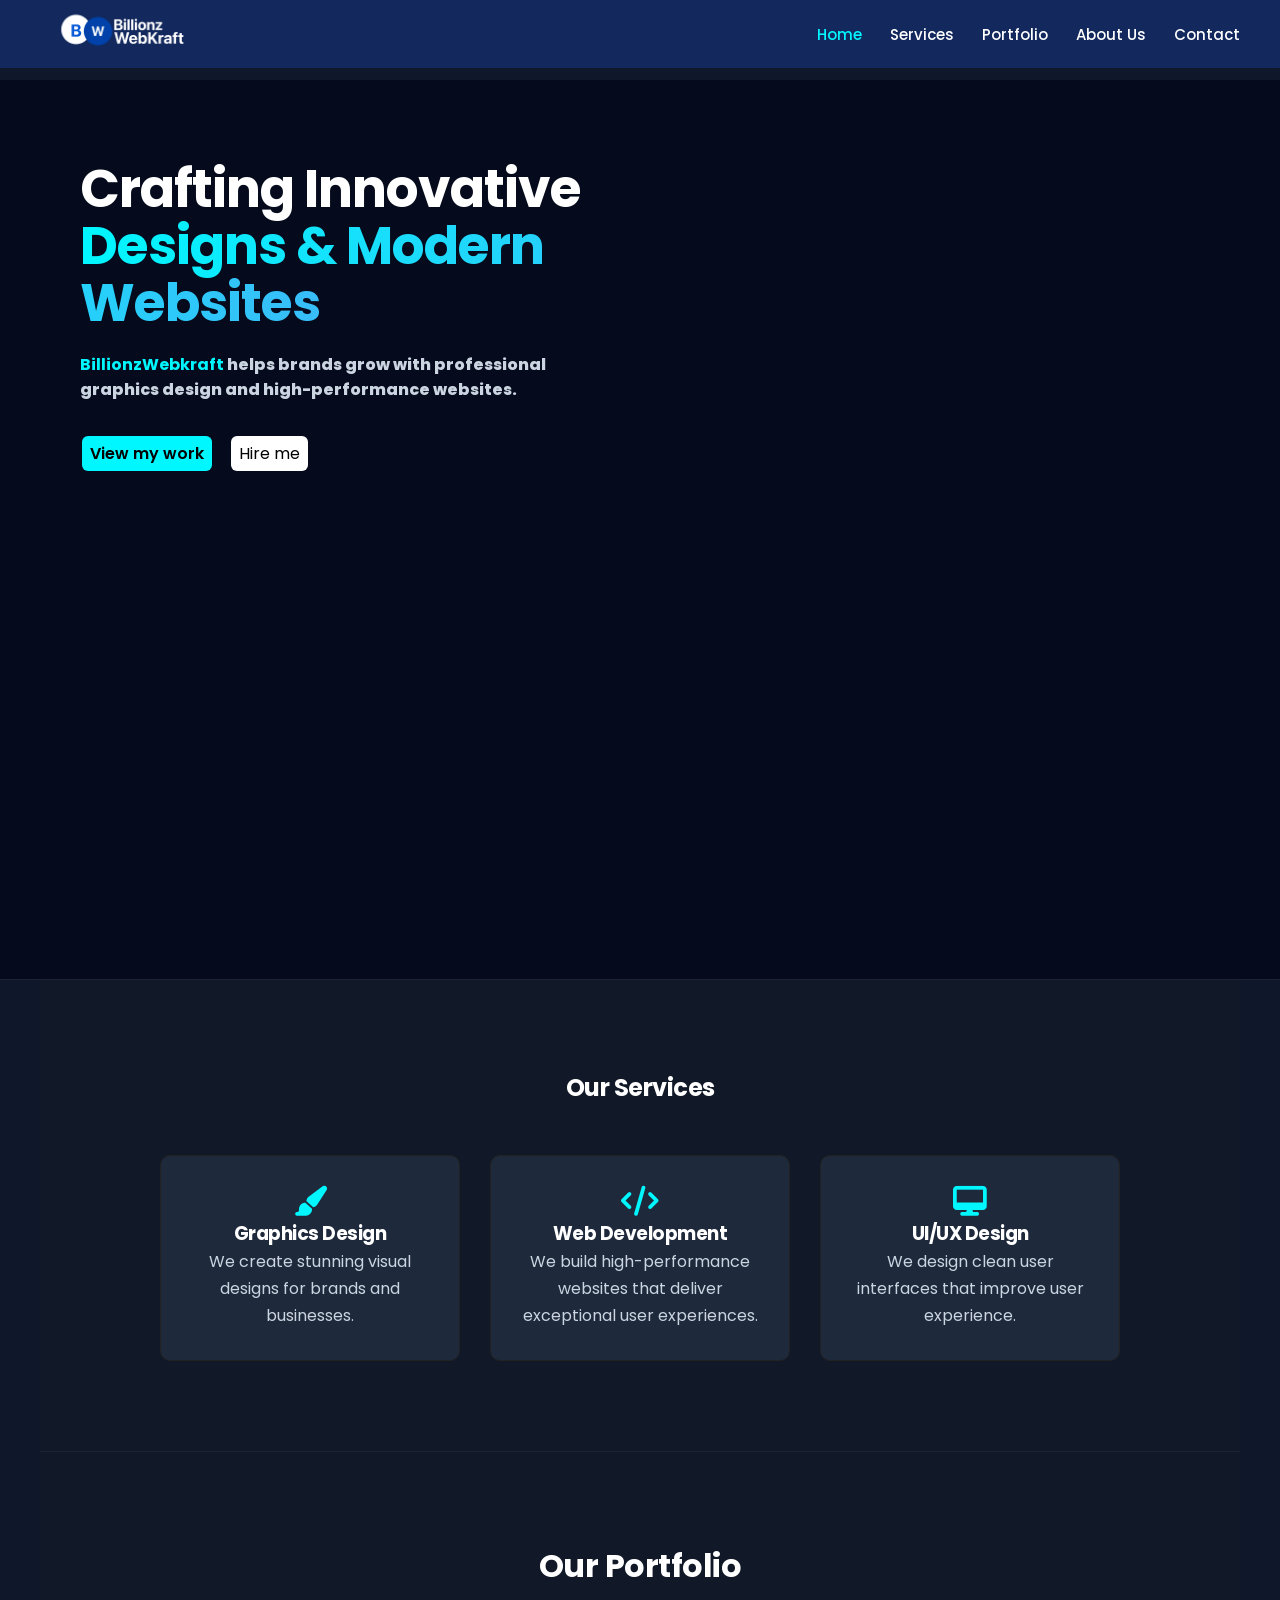
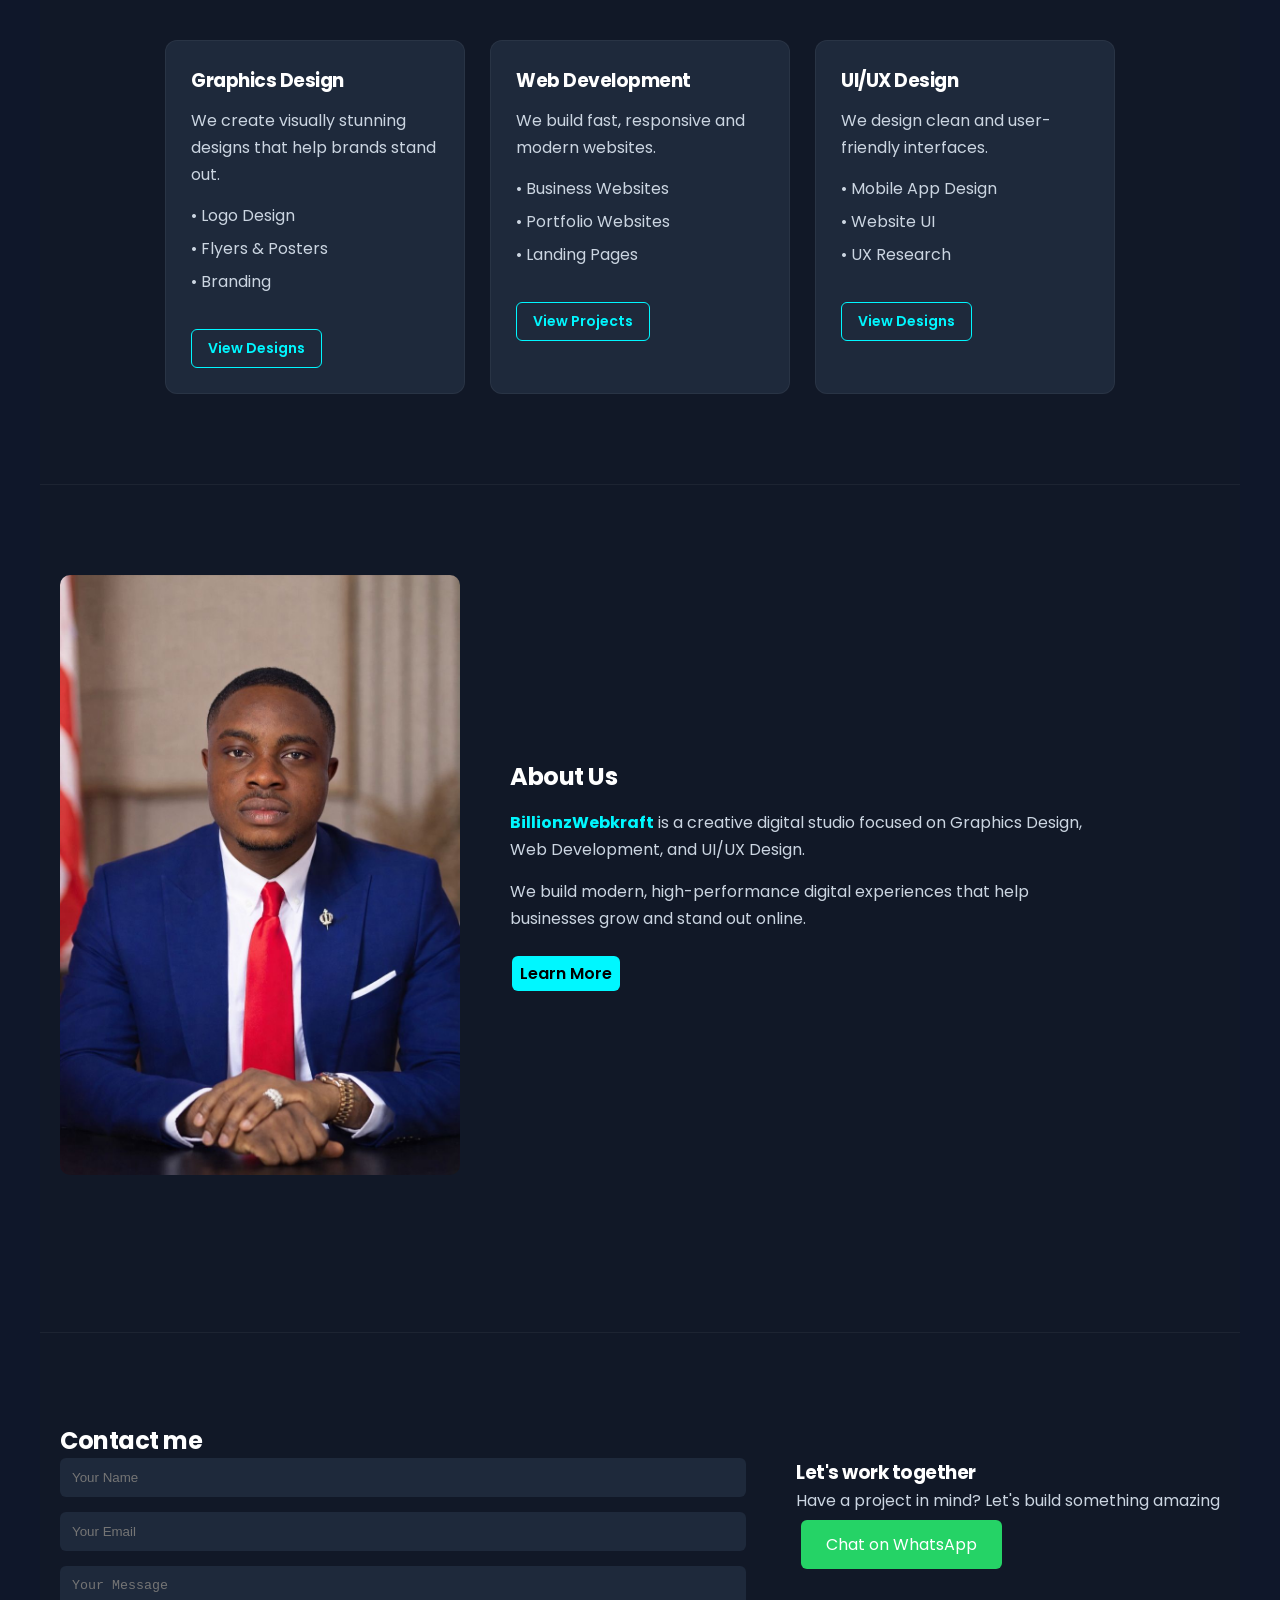
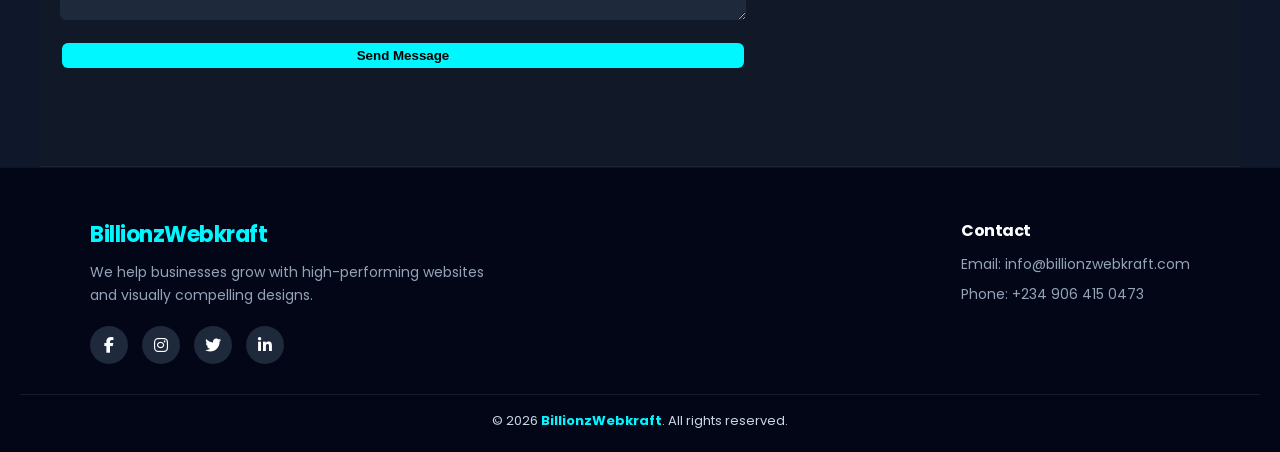
<file: index.html>
<!DOCTYPE html>
<html lang="en">

<head>
    <meta charset="UTF-8" />
    <meta name="viewport" content="width=device-width, initial-scale=1.0" />

    <title> <b> <b>BillionzWebkraft</b></b> | Graphics & Web Development</title>

    <!-- SEO -->
    <meta name="description"
        content=" BillionzWebkraft offers graphics design, web development, and UI/UX design services.">

    <!-- Fonts -->
    <link href="https://fonts.googleapis.com/css2?family=Poppins:wght@300;400;600;700&display=swap" rel="stylesheet" />

    <!-- Icons -->
    <link rel="stylesheet" href="https://cdnjs.cloudflare.com/ajax/libs/font-awesome/6.4.0/css/all.min.css" />

    <!-- CSS -->
    <link rel="stylesheet" href="style.css" />
</head>

<body>

    <!-- Header -->
    <header>
        <nav>
            <div class="nav-container">

                <!-- LOGO -->
                <a href="index.html" class="logo">
                    <img src="logo.png" alt="BillionzWebkraft Logo">
                </a>

                <!-- NAVIGATION -->
                <ul class="hero-nav">
                    <li><a href="#home" class="active">Home</a></li>
                    <li><a href="#services">Services</a></li>
                    <li><a href="#portfolio">Portfolio</a></li>
                    <li><a href="#about">About Us</a></li>
                    <li><a href="#contact">Contact</a></li>
                </ul>

            </div>
        </nav>
    </header>

    <main>

        <!-- Hero -->
        <section id="home" class="hero fade-in">

            <video autoplay muted loop playsinline class="hero-video">
                <source src="bg-video.mp4" type="video/mp4">
            </video>

            <div class="hero-overlay"></div>

            <div class="hero-container">
                <div class="hero-text">
                    <h1 class="hero-title">
                        Crafting Innovative
                        <span>Designs & Modern Websites</span>
                    </h1>

                    <p style="font-weight: 800;">
                        <span class="brand">BillionzWebkraft</span> helps brands grow with professional <br>
                        graphics design and high-performance websites.
                    </p>

                    <div class="hero-buttons">
                        <a href="#portfolio" class="btn-primary">View my work</a>
                        <a href="#contact" class="hire-me">Hire me</a>
                    </div>
                </div>
            </div>

        </section>

        <!-- Services -->
        <section id="services" class="services fade-in">
            <div class="services-container">

                <h2>Our Services</h2>

                <div class="services-box">

                    <div class="services-card">
                        <i class="fa-solid fa-paint-brush services-icon"></i>
                        <h3>Graphics Design</h3>
                        <p>We create stunning visual designs for brands and businesses.</p>
                    </div>

                    <div class="services-card">
                        <i class="fa-solid fa-code services-icon"></i>
                        <h3>Web Development</h3>
                        <p>We build high-performance websites that deliver exceptional user experiences.</p>
                    </div>

                    <div class="services-card">
                        <i class="fa-solid fa-desktop services-icon"></i>
                        <h3>UI/UX Design</h3>
                        <p>We design clean user interfaces that improve user experience.</p>
                    </div>

                </div>
            </div>
        </section>
        <section id="portfolio" class="portfolio fade-in">
            <div class="portfolio-container">

                <h2>Our Portfolio</h2>

                <div class="portfolio-cards">

                    <!-- GRAPHICS -->
                    <div class="portfolio-card">
                        <h3>Graphics Design</h3>
                        <p>We create visually stunning designs that help brands stand out.</p>

                        <ul>
                            <li>• Logo Design</li>
                            <li>• Flyers & Posters</li>
                            <li>• Branding</li>
                        </ul>

                        <a href="graphics.html" class="view-btn">View Designs</a>
                    </div>

                    <!-- WEB -->
                    <div class="portfolio-card">
                        <h3>Web Development</h3>
                        <p>We build fast, responsive and modern websites.</p>

                        <ul>
                            <li>• Business Websites</li>
                            <li>• Portfolio Websites</li>
                            <li>• Landing Pages</li>
                        </ul>

                        <a href="web.html" class="view-btn">View Projects</a>
                    </div>

                    <!-- UI/UX -->
                    <div class="portfolio-card">
                        <h3>UI/UX Design</h3>
                        <p>We design clean and user-friendly interfaces.</p>

                        <ul>
                            <li>• Mobile App Design</li>
                            <li>• Website UI</li>
                            <li>• UX Research</li>
                        </ul>

                        <a href="uiux.html" class="view-btn">View Designs</a>
                    </div>

                </div>

            </div>
        </section>
        <!-- About -->
        <section id="about" class="about fade-in">
            <div class="about-container">

                <div class="about-image">
                    <img src="me.jpeg" alt="About  BillionzWebkraft">
                </div>

                <div class="about-text">
                    <h2>About Us</h2>

                    <p>
                        <span class="brand">BillionzWebkraft</span> is a creative digital studio focused on
                        Graphics Design, Web Development, and UI/UX Design.
                    </p>
                    <p>
                        We build modern, high-performance digital experiences that help
                        businesses grow and stand out online.
                    </p>

                    <a href="about.html" class="btn-primary">Learn More</a>
                </div>

            </div>
        </section>

        <!-- Contact -->
        <section id="contact" class="contact fade-in">
            <div class="contact-container">

                <h2>Contact me</h2>

                <div class="contact-content">

                    <form class="contact-form">
                        <input type="text" placeholder="Your Name" required>
                        <input type="email" placeholder="Your Email" required>
                        <textarea placeholder="Your Message" required></textarea>

                        <button type="submit" class="btn-primary">Send Message</button>
                    </form>

                    <div class="contact-info">
                        <h3>Let's work together</h3>
                        <p>Have a project in mind? Let's build something amazing</p>

                        <a href="https://wa.me/2349064150473?text=Hello%20BillionzWebkraft%2C%20I%20want%20to%20work%20with%20you."
                            target="_blank" class="whatsapp-btn">
                            Chat on WhatsApp
                        </a>
                    </div>

                </div>
            </div>
        </section>

    </main>

    <!-- Footer -->
    <footer class="footer">
        <div class="footer-container">

            <div class="footer-about">
                <h2 class="footer-logo"> <span class="brand">BillionzWebkraft</span></h2>
                <p>
                    We help businesses grow with high-performing websites and
                    visually compelling designs.
                </p>

                <div class="social-icons">
                    <a href="#"><i class="fa-brands fa-facebook-f"></i></a>
                    <a href="#"><i class="fa-brands fa-instagram"></i></a>
                    <a href="#"><i class="fa-brands fa-twitter"></i></a>
                    <a href="#"><i class="fa-brands fa-linkedin-in"></i></a>
                </div>
            </div>

            <div class="footer-contact">
                <h3>Contact</h3>
                <p>Email: info@billionzwebkraft.com</p>
                <p>Phone: +234 906 415 0473</p>
            </div>

        </div>

        <div class="footer-bottom">
            <p>© 2026 <span class="brand">BillionzWebkraft</span>. All rights reserved.</p>
        </div>
    </footer>

    <div class="image-modal" id="imageModal">
        <span class="image-close">&times;</span>
        <img class="image-modal-img" id="modalImg">
    </div>
    <script src="script.js"></script>

</body>

</html>
</file>
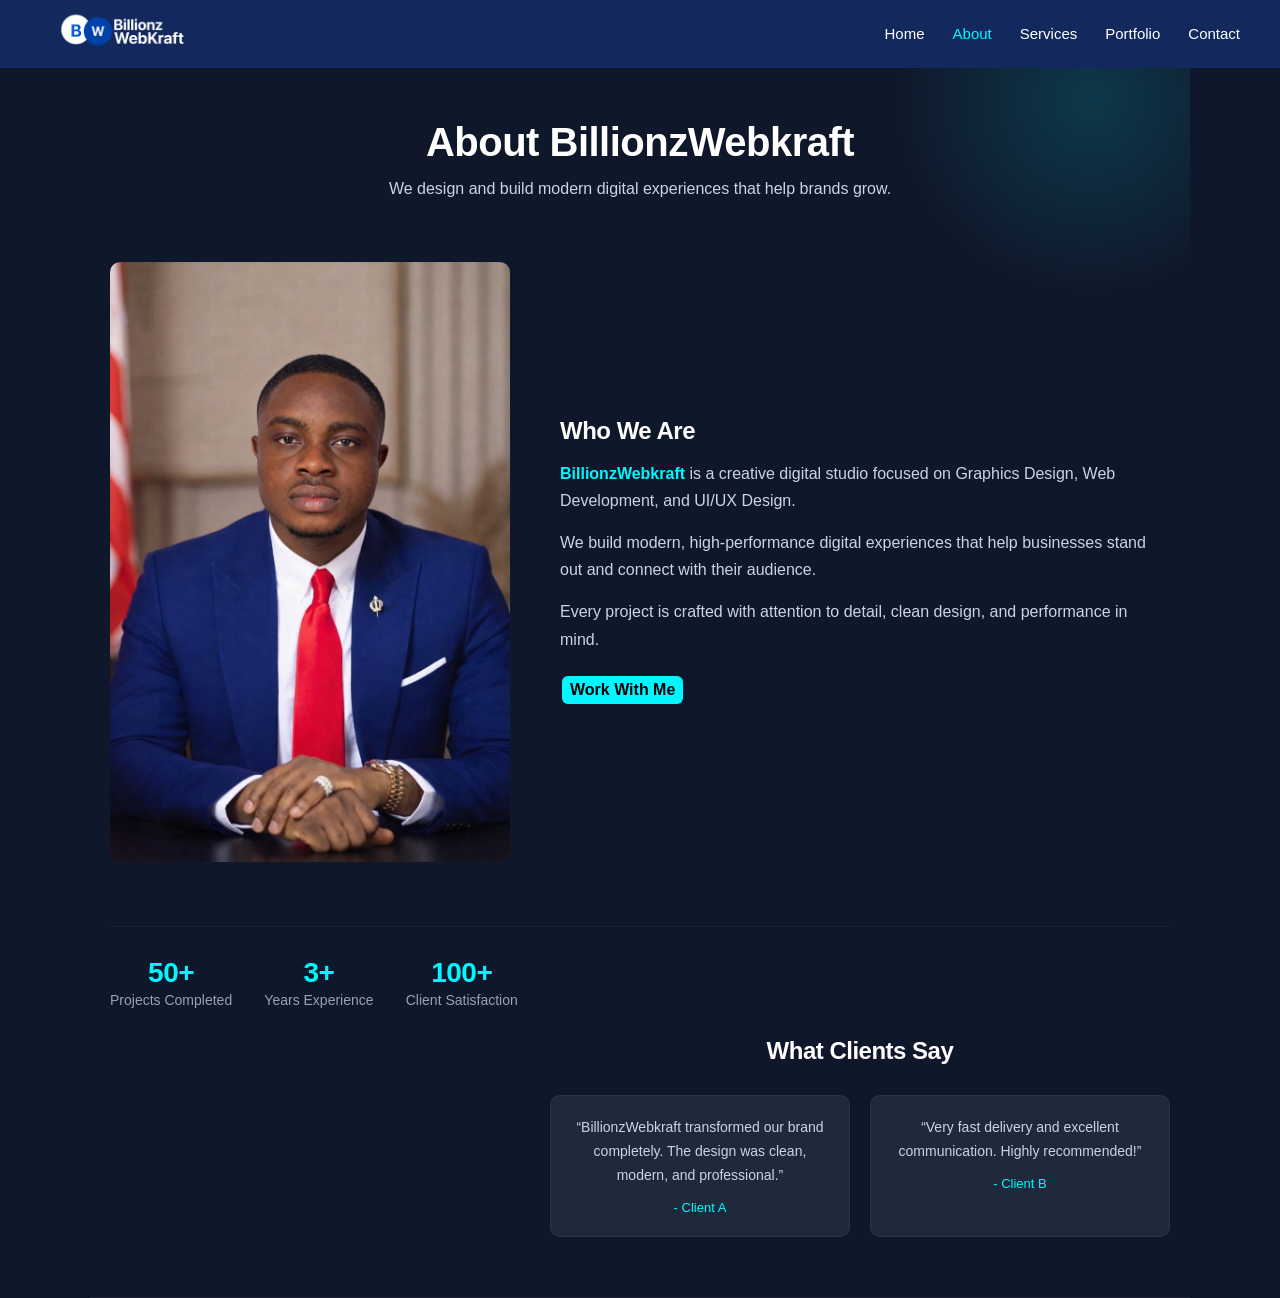
<file: about.html>
<!DOCTYPE html>
<html lang="en">

<head>
  <meta charset="UTF-8">
  <meta name="viewport" content="width=device-width, initial-scale=1.0">
  <title>About | BillionzWebkraft</title>

  <link rel="stylesheet" href="style.css">
</head>

<body>

  <!-- NAV (same as your main site) -->
  <header>
    <nav>
      <div class="nav-container">
        <a href="index.html" class="logo">
          <img src="logo.png" alt="Logo">
        </a>

        <ul class="hero-nav">
          <li><a href="index.html">Home</a></li>
          <li><a href="about.html" class="active">About</a></li>
          <li><a href="index.html#services">Services</a></li>
          <li><a href="index.html#portfolio">Portfolio</a></li>
          <li><a href="index.html#contact">Contact</a></li>
        </ul>
      </div>
    </nav>
  </header>

  <!-- ABOUT PAGE -->
 <section class="about-page">

  <!-- HEADER -->
  <div class="about-hero">
    <h1>About BillionzWebkraft</h1>
    <p>We design and build modern digital experiences that help brands grow.</p>
  </div>

  <!-- MAIN CONTENT -->
  <div class="about-container">

    <div class="about-image">
      <img src="me.jpeg" alt="About BillionzWebkraft">
    </div>

    <div class="about-text">
      <h2>Who We Are</h2>

      <p>
       <span class="brand">BillionzWebkraft</span> is a creative digital studio focused on Graphics Design,
        Web Development, and UI/UX Design.
      </p>

      <p>
        We build modern, high-performance digital experiences that help businesses
        stand out and connect with their audience.
      </p>

      <p>
        Every project is crafted with attention to detail, clean design, and
        performance in mind.
      </p>

      <a href="index.html#contact" class="btn-primary">Work With Me</a>
    </div>

  </div>

  <!-- STATS -->
  <div class="about-stats">

    <div class="stat">
      <h3 class="count" data-target="50">0</h3>
      <p>Projects Completed</p>
    </div>

    <div class="stat">
      <h3 class="count" data-target="3">0</h3>
      <p>Years Experience</p>
    </div>

    <div class="stat">
      <h3 class="count" data-target="100">0</h3>
      <p>Client Satisfaction</p>
    </div>

    <div class="testimonials">

  <h2>What Clients Say</h2>

  <div class="testimonial-box">

    <div class="testimonial">
      <p>
        “BillionzWebkraft transformed our brand completely.
        The design was clean, modern, and professional.”
      </p>
      <span>- Client A</span>
    </div>

    <div class="testimonial">
      <p>
        “Very fast delivery and excellent communication.
        Highly recommended!”
      </p>
      <span>- Client B</span>
    </div>

  </div>

</div>

  </div>

</section>
<script src="script.js"></script>
</body>

</html>
</file>
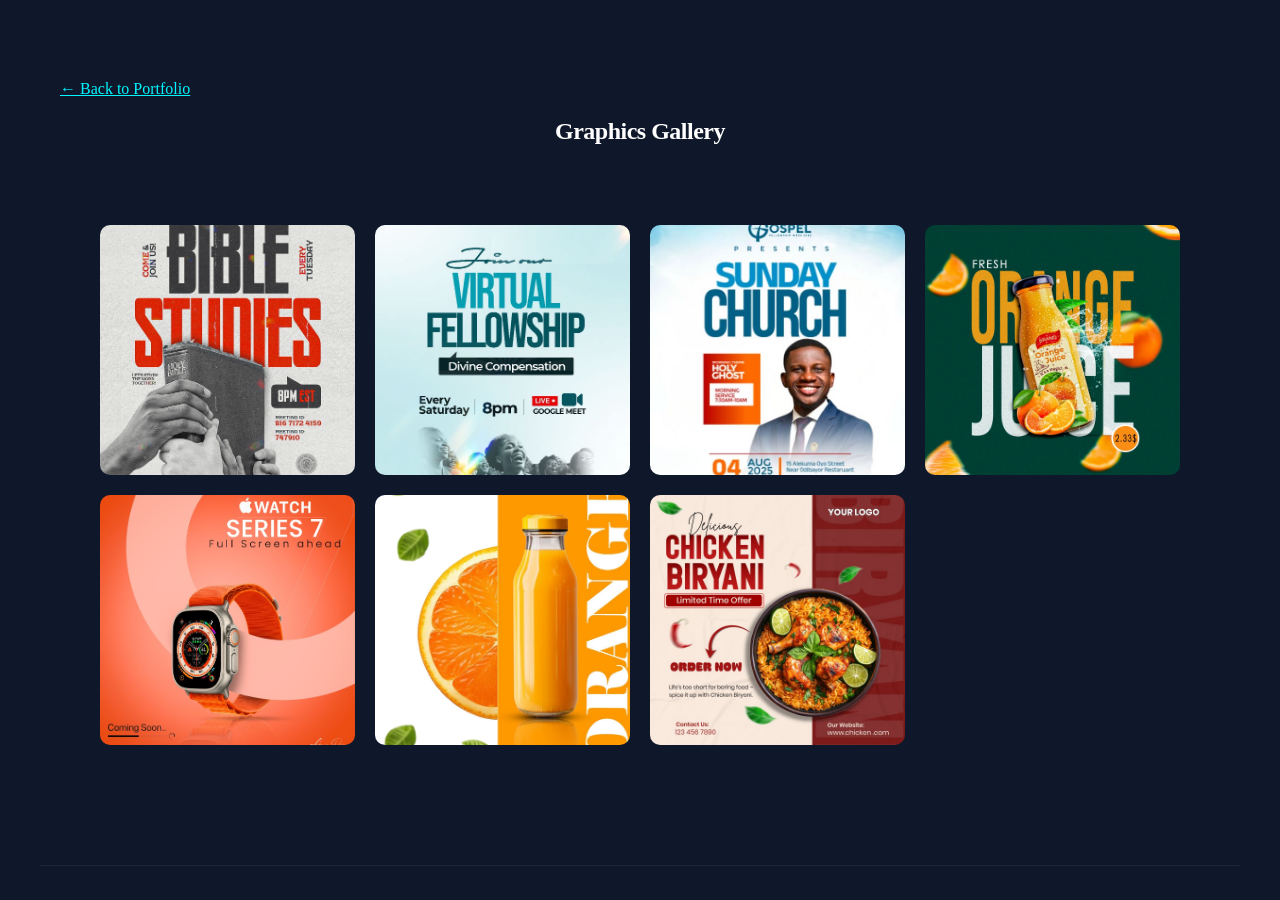
<file: graphics.html>
<!DOCTYPE html>
<html lang="en">

<head>
    <meta charset="UTF-8">
    <title>Graphics Gallery</title>
    <link rel="stylesheet" href="style.css">
</head>

<body style="background:#0f172a; color:white; font-family:Poppins;">

    <section style="padding:80px 20px; max-width:1200px; margin:auto;">

        <a href="index.html" style="display:block; margin-bottom:20px; color:#00f7ff;">
            ← Back to Portfolio
        </a>

        <h2 style="text-align:center; margin-bottom:40px;">
            Graphics Gallery
        </h2>

        <div class="portfolio-grid">
            <div class="portfolio-item">
                <img src="graphics-1.jpg">

                <div class="portfolio-overlay">
                    <span>View image</span>
                </div>
            </div>

            <div class="portfolio-item">
                <img src="graphics-2.jpg">

                <div class="portfolio-overlay">
                    <span>View image</span>
                </div>
            </div>

            <div class="portfolio-item">
                <img src="graphics-3.jpg">

                <div class="portfolio-overlay">
                    <span>View image</span>
                </div>
            </div>

            <div class="portfolio-item">
                <img src="graphics-4.jpg">

                <div class="portfolio-overlay">
                    <span>View image</span>
                </div>
            </div>

            <div class="portfolio-item">
                <img src="graphics-5.jpg">

                <div class="portfolio-overlay">
                    <span>View image</span>
                </div>
            </div>

            <div class="portfolio-item">
                <img src="graphics-6.jpg">

                <div class="portfolio-overlay">
                    <span>View image</span>
                </div>
            </div>


            <div class="portfolio-item">
                <img src="graphics-7.jpg">

                <div class="portfolio-overlay">
                    <span>View image</span>
                </div>
            </div>

        </div>

    </section>

    <!-- IMAGE MODAL -->
    <div class="image-modal" id="imageModal">
        <span class="image-close">&times;</span>
        <img class="image-modal-img" id="modalImg">
    </div>

    <script src="script.js"></script>
</body>

</html>
</file>
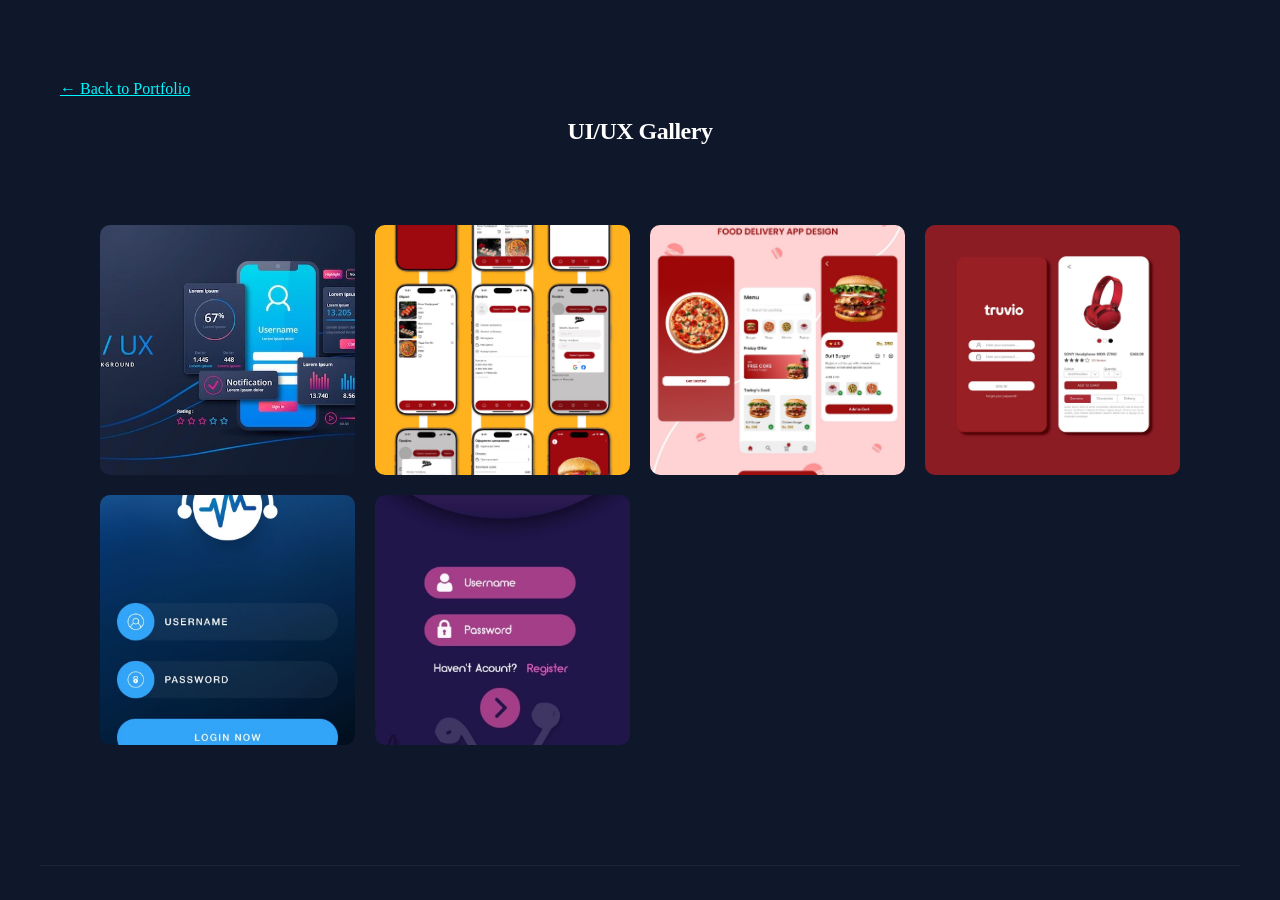
<file: uiux.html>
<!DOCTYPE html>
<html lang="en">

<head>
    <meta charset="UTF-8">
    <title>UI/UX Gallery</title>
    <link rel="stylesheet" href="style.css">
</head>

<body style="background:#0f172a; color:white; font-family:Poppins;">

    <section style="padding:80px 20px; max-width:1200px; margin:auto;">

        <a href="index.html" style="display:block; margin-bottom:20px; color:#00f7ff;">
            ← Back to Portfolio
        </a>

        <h2 style="text-align:center; margin-bottom:40px;">
            UI/UX Gallery
        </h2>

        <div class="portfolio-grid">
            <div class="portfolio-item">
                <img src="uiux-1.jpeg">

                <div class="portfolio-overlay">
                    <span>View image</span>
                </div>
            </div>

            <div class="portfolio-item">
                <img src="uiux-2.jpeg">

                <div class="portfolio-overlay">
                    <span>View image</span>
                </div>
            </div>

            <div class="portfolio-item">
                <img src="uiux-3.jpeg">

                <div class="portfolio-overlay">
                    <span>View image</span>
                </div>
            </div>

            <div class="portfolio-item">
                <img src="uiux-4.jpeg">

                <div class="portfolio-overlay">
                    <span>View image</span>
                </div>
            </div>

            <div class="portfolio-item">
                <img src="uiux-5.jpeg">

                <div class="portfolio-overlay">
                    <span>View image</span>
                </div>
            </div>

            <div class="portfolio-item">
                <img src="uiux-6.jpeg">

                <div class="portfolio-overlay">
                    <span>View image</span>
                </div>
            </div>

        </div>

    </section>
    <!-- IMAGE VIEW MODAL -->
    <div class="image-modal">
        <span class="image-close">&times;</span>
        <img class="image-modal-img">
    </div>

    <script src="script.js"></script>
</body>

</html>
</file>
<file: style.css>
:root {
  --bg-main: #0f172a;
  --bg-alt: #111827;
  --card-bg: #1e293b;
  --text-soft: #cbd5e1;
  --accent: #00f7ff;
}

/* RESET */
* {
  margin: 0;
  padding: 0;
  box-sizing: border-box;
}

body {
  font-family: "Poppins", sans-serif;
  background: var(--bg-main);
  color: white;
  overflow-x: hidden;
}

html {
  scroll-behavior: auto;
}
/* ===== NAVBAR ===== */

/* ===== NAVBAR ===== */

nav {
  position: fixed;
  top: 0;
  left: 0;
  width: 100%;
  background: #13295d;
  z-index: 1000;
  padding: 14px 25px;
}

.nav-container {
  max-width: 1200px;
  margin: auto;

  display: flex;
  justify-content: space-between;
  align-items: center;
}

/* LOGO */
.logo img {
  height: 42px;
  display: block;
}

/* NAV LINKS */

.hero-nav {
  display: flex;
  align-items: center;
  gap: 28px;

  list-style: none;
}
.hero-nav a {
  position: relative;
  text-decoration: none;
  color: white;
  font-size: 15px;
  font-weight: 500;
  transition: 0.3s ease;
}

/* underline */
.hero-nav a::after {
  content: "";
  position: absolute;
  left: 0;
  bottom: -4px;
  width: 0%;
  height: 2px;
  background: #00f7ff;
  transition: width 1s ease;
}

/* hover effect */
.hero-nav a:hover::after {
  width: 100%;
}

/* hover text color */
.hero-nav a:hover {
  color: #00f7ff;
}
/* ACTIVE LINK */
.hero-nav a.active {
  color: #00f7ff;
}

/* ===== MOBILE ===== */
@media (max-width: 768px) {

  nav {
    padding: 12px 18px;
  }

  .nav-container {
    flex-direction: column;
    align-items: flex-start;
    gap: 15px;
  }

  .logo img {
    height: 34px;
  }

  .hero-nav {
    width: 100%;

    justify-content: flex-start;
    flex-wrap: wrap;

    gap: 14px;
  }

  .hero-nav a {
    font-size: 14px;
  }
}
  /* hide hire button on mobile (prevents overlap) */
  .btn-secondary {
    display: none;
  }


/* BUTTONS */
button,
.btn-primary,
.btn-secondary,
.hire-me {
  padding: 5px 8px;
  margin: 8px 2px;
  border: none;
  border-radius: 6px;
  cursor: pointer;
  text-decoration: none;
  display: inline-block;
}

.btn-primary {
    background: var(--accent);
  color: black;
  font-weight: 600;
}

.view-btn {
  margin-top: 15px;
  display: inline-block;
  text-align: center;
  font-weight: 600;
}

.btn-primary:hover {
  transform: translateY(-2px);
  box-shadow: 0 10px 20px rgba(0, 0, 0, 0.3);
}

.btn-secondary {
  background: #e2e8f0;
  color: black;
}

.btn-secondary:hover {
  background: #cbd5e1;
}

.hire-me {
  background: white;
  color: black;
}

.hire-me:hover {
  background: var(--accent);
  color: rgb(0, 0, 0);
}

/* SECTIONS */
section {
  padding: 100px 20px;
  max-width: 1200px;
  margin: auto;
  border-bottom: 1px solid rgba(255, 255, 255, 0.05);
}

/* HERO */
.hero {
  position: relative;
  overflow: hidden;
  min-height: 100vh;
  margin-top: 80px;
  padding: 0;
  max-width: 100%;
}

.hero-video {
  position: absolute;
  top: 0;
  left: 0;
  width: 100%;
  height: 100%;
  object-fit: cover;
  z-index: -2;
}

.hero-overlay {
  position: absolute;
  width: 100%;
  height: 100%;
  background: rgba(2, 6, 23, 0.7);
  z-index: -1;
}

.hero-container {
  position: relative;
  z-index: 1;
  display: flex;
  padding: 140px 80px 0 80px;
  padding-top: 80px;
  align-items: center;
  height: 100%;
}

.hero-text {
  max-width: 650px;
  animation: heroFade 0.1s forwards;
}

@keyframes heroFade {
  from {
    opacity: 0;
    transform: translateY(30px);
  }
  to {
    opacity: 2;
    transform: translateY(0);
  }
}

.hero-text p {
  color: var(--text-soft);
  margin-bottom: 25px;
  line-height: 1.6;
  max-width: 500px;
}

.hero-title {
  font-size: 52px;
  font-weight: 700;
  line-height: 1.1;
  letter-spacing: -1px;
  margin-bottom: 20px;
}
.hero-title span {
  background: linear-gradient(90deg, #00f7ff, #38bdf8);

  -webkit-background-clip: text;
  background-clip: text;

  -webkit-text-fill-color: transparent;
  color: transparent;
}

.hero-buttons {
  display: flex;
  gap: 15px;
}

/* SERVICES */
.services {
  background: var(--bg-alt);
}

.services h2 {
  text-align: center;
  margin-bottom: 50px;
}

.services-box {
  display: flex;
  justify-content: center;
  gap: 30px;
}

.services-card {
  background: var(--card-bg);
  padding: 30px;
  border-radius: 10px;
  width: 300px;
  text-align: center;
  border: 1px solid #222;
  transition: 0.3s;
}

.services-card:hover {
  transform: translateY(-10px);
  border: 1px solid #15fafa;
  box-shadow: 0 0 15px rgb(3, 253, 240);
}

.services-icon {
  font-size: 30px;
  color: var(--accent);
}
.portfolio-grid {
  display: grid;
  grid-template-columns: repeat(auto-fit, minmax(250px, 1fr));
  gap: 20px;
  padding: 20px;
}

.portfolio-item {
  height: 250px;
  border-radius: 12px;
  overflow: hidden;
  background: #020617;
  display: flex;
  align-items: center;
  justify-content: center;
  cursor: pointer;
}

/* OVERLAY */
.portfolio-item {
  position: relative;
  cursor: pointer;
}

.portfolio-overlay {
  position: absolute;
  top: 0;
  left: 0;
  width: 100%;
  height: 100%;

  background: rgba(0, 0, 0, 0.6);

  display: flex;
  justify-content: center;
  align-items: center;

  opacity: 0;
  transition: 0.3s;
}

.portfolio-item:hover .portfolio-overlay {
  opacity: 1;
}
.portfolio-overlay span,
.portfolio-overlay a {
  padding: 8px 18px;
  font-size: 13px;
  font-weight: 500;

  color: white;
  background: rgba(255, 255, 255, 0.08);
  border: 1px solid rgba(255, 255, 255, 0.2);
  border-radius: 4px;

  text-decoration: none;

  transition: 0.3s ease;
}

/* subtle premium hover */
.portfolio-overlay span:hover,
.portfolio-overlay a:hover {
  background: rgb(5, 239, 239);
  color: black;
}
.portfolio-item img {
  width: 100%;
  height: 100%;
  object-fit: contain; /* no cutting */
}

/* FIX FOR PORTFOLIO CARDS */
/* PORTFOLIO CLEAN CARDS */
.portfolio {
  background: var(--bg-alt);
  text-align: center;
}

.portfolio h2 {
  font-size: 32px;
  margin-bottom: 50px;
}

.portfolio-cards {
  display: flex;
  justify-content: center;
  gap: 25px;
  flex-wrap: wrap;
}

/* CARD */
.portfolio-card {
  background: var(--card-bg);
  padding: 25px;
  border-radius: 12px;
  width: 300px;
  text-align: left;
  border: 1px solid rgba(255, 255, 255, 0.05);
  transition: all 0.3s ease;
}

.portfolio-card:hover {
  transform: translateY(-8px);
  border-color: var(--accent);
  box-shadow: 0 10px 25px rgba(0, 0, 0, 0.4);
}

/* TEXT */
.portfolio-card h3 {
  margin-bottom: 12px;
}

.portfolio-card p {
  color: var(--text-soft);
  margin-bottom: 15px;
}

/* LIST (DOT STYLE — CLEAN) */
.portfolio-card ul {
  list-style: none;
  margin-bottom: 20px;
}

.portfolio-card ul li {
  margin-bottom: 8px;
  color: #cbd5e1;
}

/* BUTTON (PREMIUM SIMPLE) */
.view-btn {
  display: inline-block;
  padding: 8px 16px;
  font-size: 14px;

  background: transparent;
  color: var(--accent);

  border: 1px solid var(--accent);
  border-radius: 6px;

  text-decoration: none;
  transition: all 0.3s ease;
}

.view-btn:hover {
  background: var(--accent);
  color: #000;
}

/* ABOUT */
.about {
  background: var(--bg-alt);
}

.about-container {
  display: flex;
  gap: 50px;
  align-items: center;
}

.about-image img {
  max-width: 450px;
  width: 100%;
}

.about-text p {
  color: var(--text-soft);
}

.about-text {
  max-width: 600px;
}

.about-container {
  gap: 60px;
}

/* CONTACT */
.contact {
  background: var(--bg-alt);
}

.contact-content {
  display: flex;
  gap: 50px;
}

.contact-form {
  flex: 1;
  display: flex;
  flex-direction: column;
}

.contact-form input,
.contact-form textarea {
  margin-bottom: 15px;
  padding: 12px;
  background: #1e293b;
  border: none;
  border-radius: 6px;
  color: white;
}

.whatsapp-btn {
  display: inline-block;
  background: #25d366;
  padding: 12px 25px;
  margin: 5px;
  border-radius: 6px;
  color: white;
  text-decoration: none;
}

.whatsapp-btn:hover {
  background: #1ebe5d;
}
/* FOOTER */
.footer {
  background: #020617;
  padding: 50px 20px 20px;
  border-top: 1px solid rgba(255, 255, 255, 0.05);
}

/* CONTAINER */
.footer-container {
  max-width: 1100px;
  margin: auto;

  display: flex;
  justify-content: space-between;
  align-items: flex-start;
  gap: 40px;

  flex-wrap: wrap;
}

/* LEFT SIDE */
.footer-about {
  max-width: 400px;
}

.footer-logo {
  font-size: 22px;
  font-weight: 700;
  margin-bottom: 10px;
}

.footer-about p {
  color: #94a3b8;
  font-size: 14px;
  line-height: 1.6;
}

/* SOCIAL ICONS */
.social-icons {
  margin-top: 20px;
}

.social-icons a {
  display: inline-flex;
  align-items: center;
  justify-content: center;

  width: 38px;
  height: 38px;

  margin-right: 10px;

  background: #1e293b;
  border-radius: 50%;

  color: white;
  text-decoration: none;

  transition: 0.3s ease;
}

.social-icons a:hover {
  background: var(--accent);
  color: black;
  transform: translateY(-3px);
}

/* RIGHT SIDE */
.footer-contact {
  min-width: 200px;
}

.footer-contact h3 {
  font-size: 16px;
  margin-bottom: 10px;
}

.footer-contact p {
  font-size: 14px;
  color: #94a3b8;
  margin-bottom: 6px;
}

/* BOTTOM */
.footer-bottom {
  text-align: center;
  margin-top: 30px;
  padding-top: 15px;

  border-top: 1px solid rgba(255, 255, 255, 0.08);

  font-size: 13px;
  color: #64748b;
}
/* LOGO */
.logo img {
  height: 40px; /* keep navbar size stable */
  transform: scale(5); /* makes logo look bigger */
  transform-origin: left;
  margin-left: -10px; /* adjust for scaling */
}
/* GALLERY GRID */
.portfolio-grid {
  display: grid;
  grid-template-columns: repeat(auto-fit, minmax(250px, 1fr));
  gap: 20px;
  padding: 40px;
}

/* IMAGE CARD */
.portfolio-item {
  width: 100%;
  height: 250px; /* SAME HEIGHT FOR ALL */
  border-radius: 10px;
  overflow: hidden;
  background: #020617;
  display: flex;
  align-items: center;
  justify-content: center;
  cursor: pointer;
}

/* IMAGE */
.portfolio-item img {
  width: 100%;
  height: 100%;
  object-fit: cover;
  background: #0f172a;
}

.image-modal {
  position: fixed;
  top: 0;
  left: 0;
  width: 100%;
  height: 100%;
  background: rgba(0, 0, 0, 0.9);

  display: flex;
  justify-content: center;
  align-items: center;

  opacity: 0;
  pointer-events: none;
  transition: 0.3s;
}

.image-modal.active {
  opacity: 1;
  pointer-events: all;
}

.image-modal-img {
  max-width: 90%;
  max-height: 90%;
  border-radius: 10px;
}

.image-close {
  position: absolute;
  top: 20px;
  right: 30px;
  font-size: 40px;
  color: white;
  cursor: pointer;
}
@media (max-width: 768px) {
  .nav-container {
    flex-wrap: wrap; /* allows items to drop nicely if needed */
  }

  nav ul {
    display: flex;
    flex-wrap: wrap; /* prevents overflow */
    gap: 12px;
  }

  nav ul li {
    font-size: 10px;
  }

  .logo img {
    height: 20px;
  }

  .btn-secondary {
    display: none; /* hides hire me to prevent crowding */
  }

  .hire-me {
    width: auto;
    text-align: center;
  }
}

/* HERO TEXT SMALL SCREEN */

@media (max-width: 768px) {
  .hero-container {
    padding: 120px 20px 0 20px;
    text-align: center;
  }

  .hero-text {
    max-width: 100%;
  }

  .hero-buttons {
    justify-content: center;
    flex-wrap: wrap;
  }
}

/* FIX CARDS  */
@media (max-width: 768px) {
  .portfolio-cards,
  .services-box {
    flex-direction: column;
    align-items: center;
  }

  .portfolio-card,
  .services-card {
    width: 100%;
    max-width: 350px;
  }
}

/* FIX ABOUT + CONTACT */

@media (max-width: 768px) {
  .about-container,
  .contact-content {
    flex-direction: column;
    text-align: center;
  }

  .about-image img {
    max-width: 100%;
  }
}
/* ===== MOBILE HERO TEXT FIX ===== */
@media (max-width: 768px) {
  .hero-container {
    padding: 50px 10px 0 20px;
    text-align: left; /* 🔥 force left alignment */
    align-items: flex-start;
  }

  .hero-text {
    max-width: 100%;
    text-align: left; /* ensure all text stays left */
  }

  .hero-title {
    text-align: left;
    font-size: 34px;
    line-height: 1.2;
  }

  .hero-text p {
    text-align: left;
    font-size: 14px;
  }

  .hero-buttons {
    justify-content: flex-start; /* buttons align left */
  }
}



/* ===== SLIDING NAV UNDERLINE ===== */

.hero-nav {
  position: relative;
}

/* the moving line */
.nav-indicator {
  position: absolute;
  bottom: -4px;
  height: 2px;
  background: var(--accent);
  width: 0;
  left: 0;
  transition: all 0.3s ease;
}


/* ===== ABOUT PAGE ===== */
.about-page {
  padding: 120px 20px 60px;
  max-width: 1100px;
  margin: auto;
}

/* HERO */
.about-hero {
  text-align: center;
  margin-bottom: 60px;
}

.about-hero h1 {
  font-size: 40px;
  margin-bottom: 10px;
}

.about-hero p {
  color: var(--text-soft);
  font-size: 16px;
}

/* CONTENT */
.about-container {
  display: flex;
  align-items: center;
  gap: 50px;
  margin-bottom: 60px;
}

.about-text h2 {
  margin-bottom: 15px;
}

.about-text p {
  color: var(--text-soft);
  margin-bottom: 15px;
  line-height: 1.7;
}

/* IMAGE */
.about-image img {
  max-width: 400px;
  width: 100%;
  border-radius: 10px;
}

/* STATS */
.about-stats {
  display: flex;
  justify-content: space-between;
  text-align: center;
  border-top: 1px solid rgba(255,255,255,0.05);
  padding-top: 30px;
}

.stat h3 {
  font-size: 28px;
  color: var(--accent);
}

.stat p {
  color: #94a3b8;
  font-size: 14px;
}

/* MOBILE */
@media (max-width: 768px) {
  .about-container {
    flex-direction: column;
    text-align: left;
  }

  .about-hero h1 {
    font-size: 28px;
  }

  .about-stats {
    flex-direction: column;
    gap: 20px;
  }
}


/* SUBTLE BACKGROUND GLOW */
.about-page {
  position: relative;
  overflow: hidden;
}

.about-page::before {
  content: "";
  position: absolute;
  width: 400px;
  height: 400px;
  background: radial-gradient(circle, rgba(0,247,255,0.15), transparent 70%);
  top: -100px;
  right: -100px;
  z-index: 0;
}

.about-page * {
  position: relative;
  z-index: 1;
}

/* TESTIMONIALS */
.testimonials {
  margin-top: 80px;
  text-align: center;
}

.testimonials h2 {
  margin-bottom: 30px;
}

.testimonial-box {
  display: flex;
  gap: 20px;
  justify-content: center;
  flex-wrap: wrap;
}

.testimonial {
  background: #1e293b;
  padding: 20px;
  border-radius: 10px;
  max-width: 300px;
  border: 1px solid rgba(255,255,255,0.05);
}

.testimonial p {
  font-size: 14px;
  color: var(--text-soft);
  margin-bottom: 10px;
}

.testimonial span {
  font-size: 13px;
  color: var(--accent);
}

.brand {
  color: var(--accent);
  font-weight: 700;
}

/* ===== FINAL POLISH ===== */

/* smoother feel everywhere */
* {
  transition: all 0.25s ease;
}

/* container consistency */
section {
  padding: 90px 20px;
}

/* headings tighter + cleaner */
h1, h2, h3 {
  letter-spacing: -0.5px;
}

/* paragraph readability */
p {
  line-height: 1.7;
  color: var(--text-soft);
}

@media (max-width: 768px) {

  section {
    padding: 70px 15px;
  }

  .hero-title {
    font-size: 32px;
  }

  .hero-container {
    padding: 100px 15px 0;
  }

  .about-container,
  .contact-content {
    flex-direction: column;
    text-align: left;
  }

  .portfolio-grid {
    grid-template-columns: repeat(2, 1fr);
  }

}

```css
/* =========================================================
   BILLIONZWEBKRAFT
   WEB DEVELOPMENT PROJECTS PAGE
========================================================= */

.web-development-page {
    min-height: 100vh;

    background:
        radial-gradient(
            circle at 10% 10%,
            rgba(0, 247, 255, 0.08),
            transparent 30%
        ),
        radial-gradient(
            circle at 90% 90%,
            rgba(0, 247, 255, 0.05),
            transparent 30%
        ),
        #0f172a;

    color: #ffffff;

    font-family: "Poppins", sans-serif;

    padding: 55px 6% 70px;
}


/* =========================================================
   MAIN CONTAINER
========================================================= */

.web-page-container {
    width: 100%;
    max-width: 1250px;

    margin: 0 auto;
}


/* =========================================================
   BACK TO PORTFOLIO
========================================================= */

.back-to-portfolio {
    display: inline-flex;

    align-items: center;

    gap: 9px;

    padding: 9px 17px;

    color: #00f7ff;

    text-decoration: none;

    font-size: 13px;

    font-weight: 500;

    border: 1px solid rgba(0, 247, 255, 0.25);

    border-radius: 30px;

    background: rgba(0, 247, 255, 0.04);

    transition: all 0.3s ease;
}


.back-to-portfolio span {
    font-size: 18px;

    transition: transform 0.3s ease;
}


.back-to-portfolio:hover {
    color: #0f172a;

    background: #00f7ff;

    border-color: #00f7ff;

    box-shadow:
        0 0 25px rgba(0, 247, 255, 0.20);
}


.back-to-portfolio:hover span {
    transform: translateX(-4px);
}


/* =========================================================
   PAGE INTRO
========================================================= */

.web-page-intro {
    max-width: 760px;

    margin: 75px auto 65px;

    text-align: center;
}


.web-page-label {
    display: inline-block;

    margin-bottom: 15px;

    color: #00f7ff;

    font-size: 12px;

    font-weight: 600;

    letter-spacing: 3px;
}


.web-page-intro h1 {
    margin: 0;

    color: #ffffff;

    font-size: clamp(42px, 6vw, 72px);

    line-height: 1.08;

    font-weight: 700;

    letter-spacing: -1.5px;
}


.web-page-intro h1 span {
    color: #00f7ff;
}


.web-page-intro p {
    max-width: 650px;

    margin: 22px auto 0;

    color: #94a3b8;

    font-size: 15px;

    line-height: 1.8;
}


/* =========================================================
   PROJECT GRID
========================================================= */

.web-projects-grid {
    display: grid;

    grid-template-columns:
        repeat(2, minmax(0, 1fr));

    gap: 30px;
}


/* =========================================================
   PROJECT CARD
========================================================= */

.web-project-card {
    position: relative;

    overflow: hidden;

    border-radius: 20px;

    background: #111827;

    border: 1px solid rgba(255, 255, 255, 0.07);

    box-shadow:
        0 15px 45px rgba(0, 0, 0, 0.25);

    transition:
        transform 0.45s ease,
        border-color 0.45s ease,
        box-shadow 0.45s ease;
}


.web-project-card:hover {
    transform: translateY(-8px);

    border-color:
        rgba(0, 247, 255, 0.30);

    box-shadow:
        0 25px 65px rgba(0, 0, 0, 0.45),
        0 0 35px rgba(0, 247, 255, 0.06);
}


/* =========================================================
   PROJECT IMAGE
========================================================= */

.web-project-image {
    position: relative;

    width: 100%;

    height: 430px;

    overflow: hidden;
}


.web-project-image img {
    display: block;

    width: 100%;

    height: 100%;

    object-fit: cover;

    transition:
        transform 0.8s ease,
        filter 0.8s ease;
}


.web-project-card:hover
.web-project-image img {

    transform: scale(1.08);

    filter:
        brightness(0.55)
        saturate(1.05);
}


/* =========================================================
   PROFESSIONAL DARK OVERLAY
========================================================= */

.web-project-overlay {
    position: absolute;

    inset: 0;

    display: flex;

    align-items: flex-end;

    padding: 35px;

    opacity: 0;

    background:
        linear-gradient(
            to top,

            rgba(2, 6, 23, 0.99) 0%,

            rgba(2, 6, 23, 0.93) 30%,

            rgba(2, 6, 23, 0.70) 52%,

            rgba(2, 6, 23, 0.25) 75%,

            rgba(2, 6, 23, 0.02) 100%
        );

    transition:
        opacity 0.45s ease;
}


.web-project-card:hover
.web-project-overlay {
    opacity: 1;
}


/* =========================================================
   PROJECT INFORMATION
========================================================= */

.web-project-info {
    width: 100%;

    transform: translateY(25px);

    transition:
        transform 0.5s ease;
}


.web-project-card:hover
.web-project-info {
    transform: translateY(0);
}


/* =========================================================
   PROJECT TYPE
========================================================= */

.project-type {
    display: inline-block;

    margin-bottom: 9px;

    color: #00f7ff;

    font-size: 10px;

    font-weight: 600;

    letter-spacing: 2px;
}


/* =========================================================
   PROJECT TITLE
========================================================= */

.web-project-info h2 {
    margin: 0 0 11px;

    color: #ffffff;

    font-size: 25px;

    line-height: 1.3;

    font-weight: 600;
}


/* =========================================================
   PROJECT DESCRIPTION
========================================================= */

.web-project-info p {
    max-width: 560px;

    margin: 0 0 17px;

    color: #cbd5e1;

    font-size: 13px;

    line-height: 1.7;
}


/* =========================================================
   TECHNOLOGIES
========================================================= */

.project-technologies {
    display: flex;

    flex-wrap: wrap;

    gap: 7px;

    margin-bottom: 21px;
}


.project-technologies span {
    padding: 5px 10px;

    color: #cbd5e1;

    background:
        rgba(255, 255, 255, 0.08);

    border:
        1px solid rgba(255, 255, 255, 0.10);

    border-radius: 20px;

    font-size: 10px;

    font-weight: 500;
}


/* =========================================================
   VIEW PROJECT BUTTON
========================================================= */

.view-project-btn {
    display: inline-flex;

    align-items: center;

    gap: 10px;

    padding: 11px 19px;

    color: #0f172a;

    background: #00f7ff;

    border-radius: 30px;

    text-decoration: none;

    font-size: 12px;

    font-weight: 600;

    transition:
        all 0.3s ease;
}


.view-project-btn span {
    font-size: 16px;

    transition:
        transform 0.3s ease;
}


.view-project-btn:hover {
    color: #0f172a;

    background: #ffffff;

    transform: translateY(-2px);

    box-shadow:
        0 8px 25px rgba(0, 247, 255, 0.20);
}


.view-project-btn:hover span {
    transform: translate(3px, -3px);
}


/* =========================================================
   COMING SOON BUTTON
========================================================= */

.coming-soon-btn {
    display: inline-flex;

    align-items: center;

    padding: 10px 18px;

    color: #cbd5e1;

    background:
        rgba(255, 255, 255, 0.08);

    border:
        1px solid rgba(255, 255, 255, 0.15);

    border-radius: 30px;

    font-size: 12px;

    font-weight: 500;
}


/* =========================================================
   BOTTOM CONTACT MESSAGE
========================================================= */

.web-page-footer {
    text-align: center;

    margin-top: 75px;

    padding-top: 45px;

    border-top:
        1px solid rgba(255, 255, 255, 0.07);
}


.web-page-footer p {
    margin: 0 0 12px;

    color: #64748b;

    font-size: 13px;
}


.web-page-footer a {
    display: inline-flex;

    align-items: center;

    gap: 8px;

    color: #ffffff;

    text-decoration: none;

    font-size: 17px;

    font-weight: 600;

    transition: color 0.3s ease;
}


.web-page-footer a span {
    color: #00f7ff;

    transition:
        transform 0.3s ease;
}


.web-page-footer a:hover {
    color: #00f7ff;
}


.web-page-footer a:hover span {
    transform: translate(4px, -4px);
}


/* =========================================================
   TABLET
========================================================= */

@media (max-width: 900px) {

    .web-development-page {
        padding:
            45px 5% 60px;
    }


    .web-page-intro {
        margin:
            60px auto 50px;
    }


    .web-projects-grid {
        grid-template-columns: 1fr;
    }


    .web-project-image {
        height: 450px;
    }

}


/* =========================================================
   MOBILE
========================================================= */

@media (max-width: 600px) {

    .web-development-page {
        padding:
            30px 18px 50px;
    }


    .back-to-portfolio {
        font-size: 12px;

        padding:
            8px 14px;
    }


    .web-page-intro {
        margin:
            50px auto 38px;
    }


    .web-page-label {
        font-size: 10px;

        letter-spacing: 2.5px;
    }


    .web-page-intro h1 {
        font-size: 42px;

        letter-spacing: -1px;
    }


    .web-page-intro p {
        font-size: 13px;

        line-height: 1.7;
    }


    .web-projects-grid {
        gap: 20px;
    }


    .web-project-card {
        border-radius: 16px;
    }


    .web-project-image {
        height: 400px;
    }


    /*
       Mobile devices do not have
       normal hover behaviour.

       Therefore the overlay stays
       visible on mobile.
    */

    .web-project-overlay {
        opacity: 1;

        padding: 24px;

        background:
            linear-gradient(
                to top,

                rgba(2, 6, 23, 0.99) 0%,

                rgba(2, 6, 23, 0.90) 38%,

                rgba(2, 6, 23, 0.45) 70%,

                rgba(2, 6, 23, 0.05) 100%
            );
    }


    .web-project-info {
        transform: translateY(0);
    }


    .web-project-info h2 {
        font-size: 21px;
    }


    .web-project-info p {
        font-size: 12px;

        margin-bottom: 15px;
    }


    .project-technologies {
        gap: 5px;

        margin-bottom: 17px;
    }


    .project-technologies span {
        font-size: 9px;

        padding:
            4px 8px;
    }


    .view-project-btn {
        padding:
            10px 16px;

        font-size: 11px;
    }


    .web-page-footer {
        margin-top: 55px;

        padding-top: 35px;
    }


    .web-page-footer a {
        font-size: 15px;
    }

}


/* =========================================================
   VERY SMALL PHONES
========================================================= */

@media (max-width: 380px) {

    .web-page-intro h1 {
        font-size: 36px;
    }


    .web-project-image {
        height: 360px;
    }


    .web-project-info h2 {
        font-size: 19px;
    }

}
```
</file>
